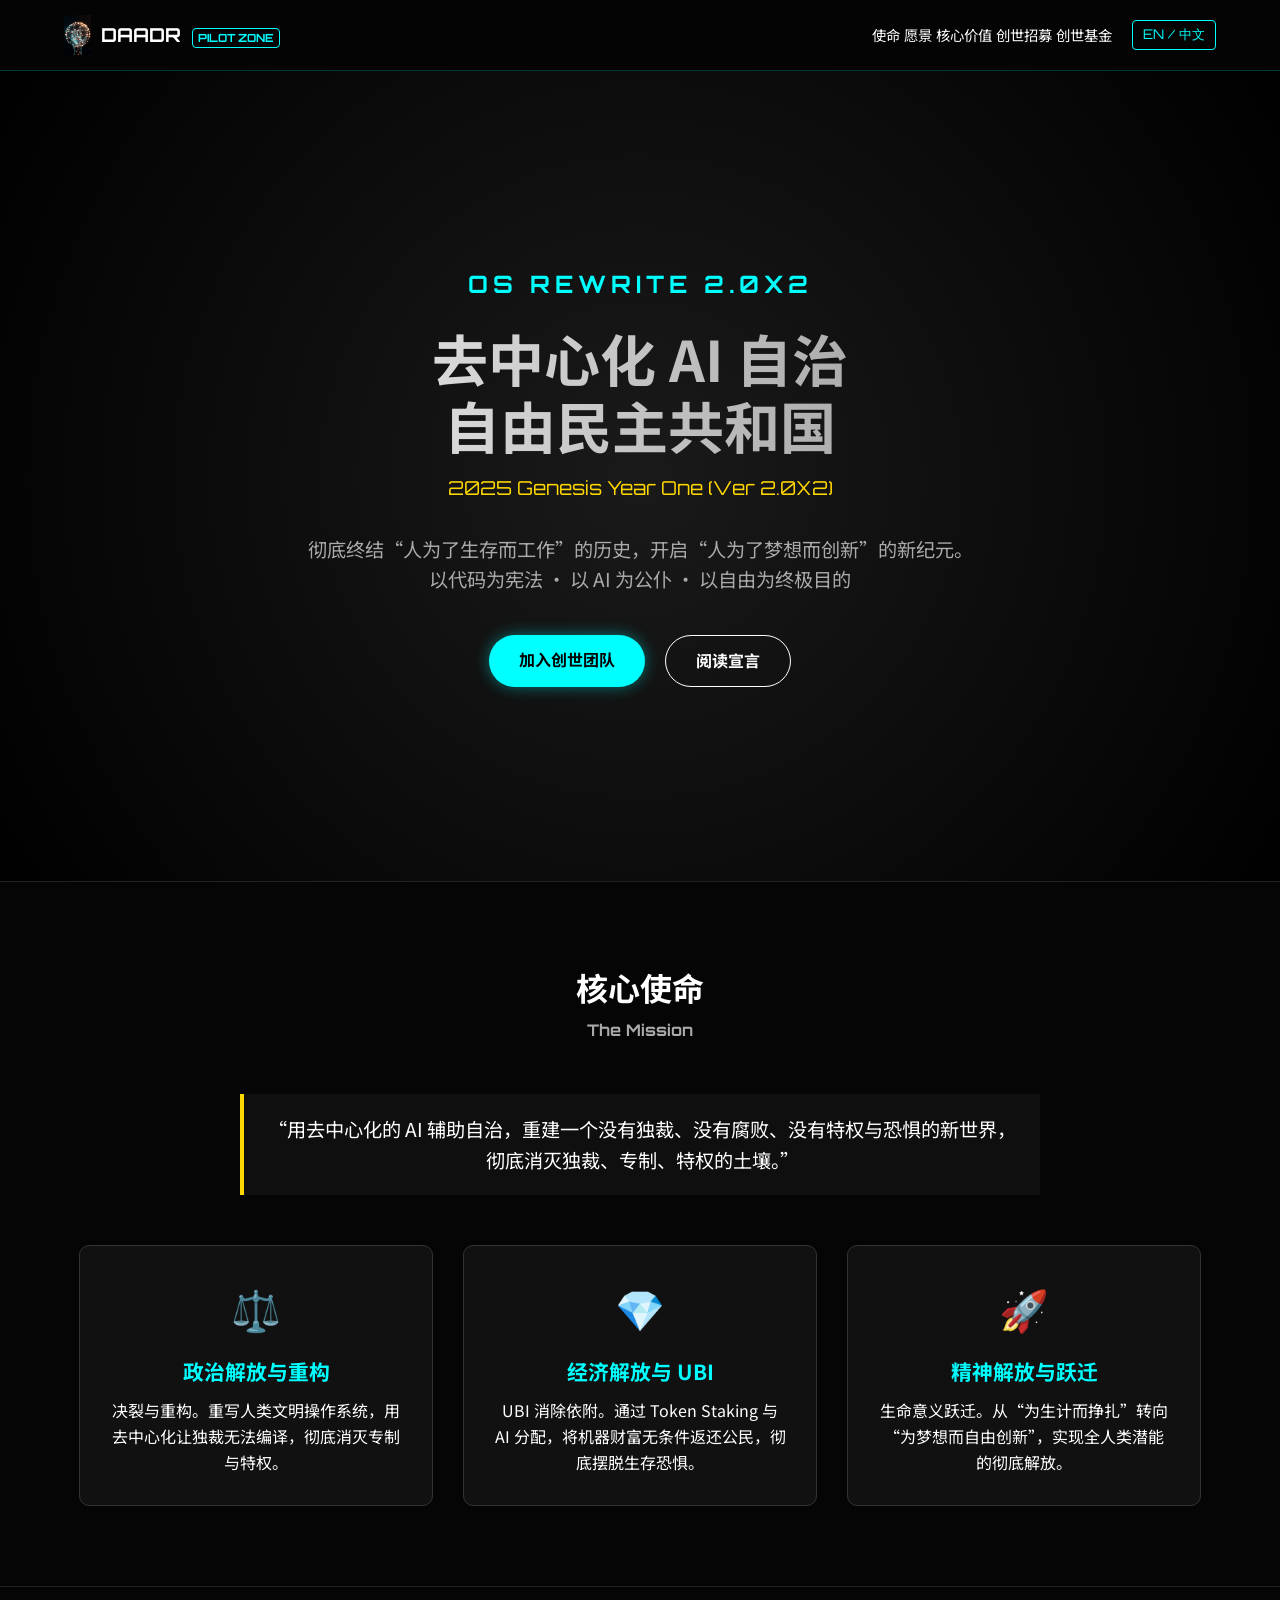
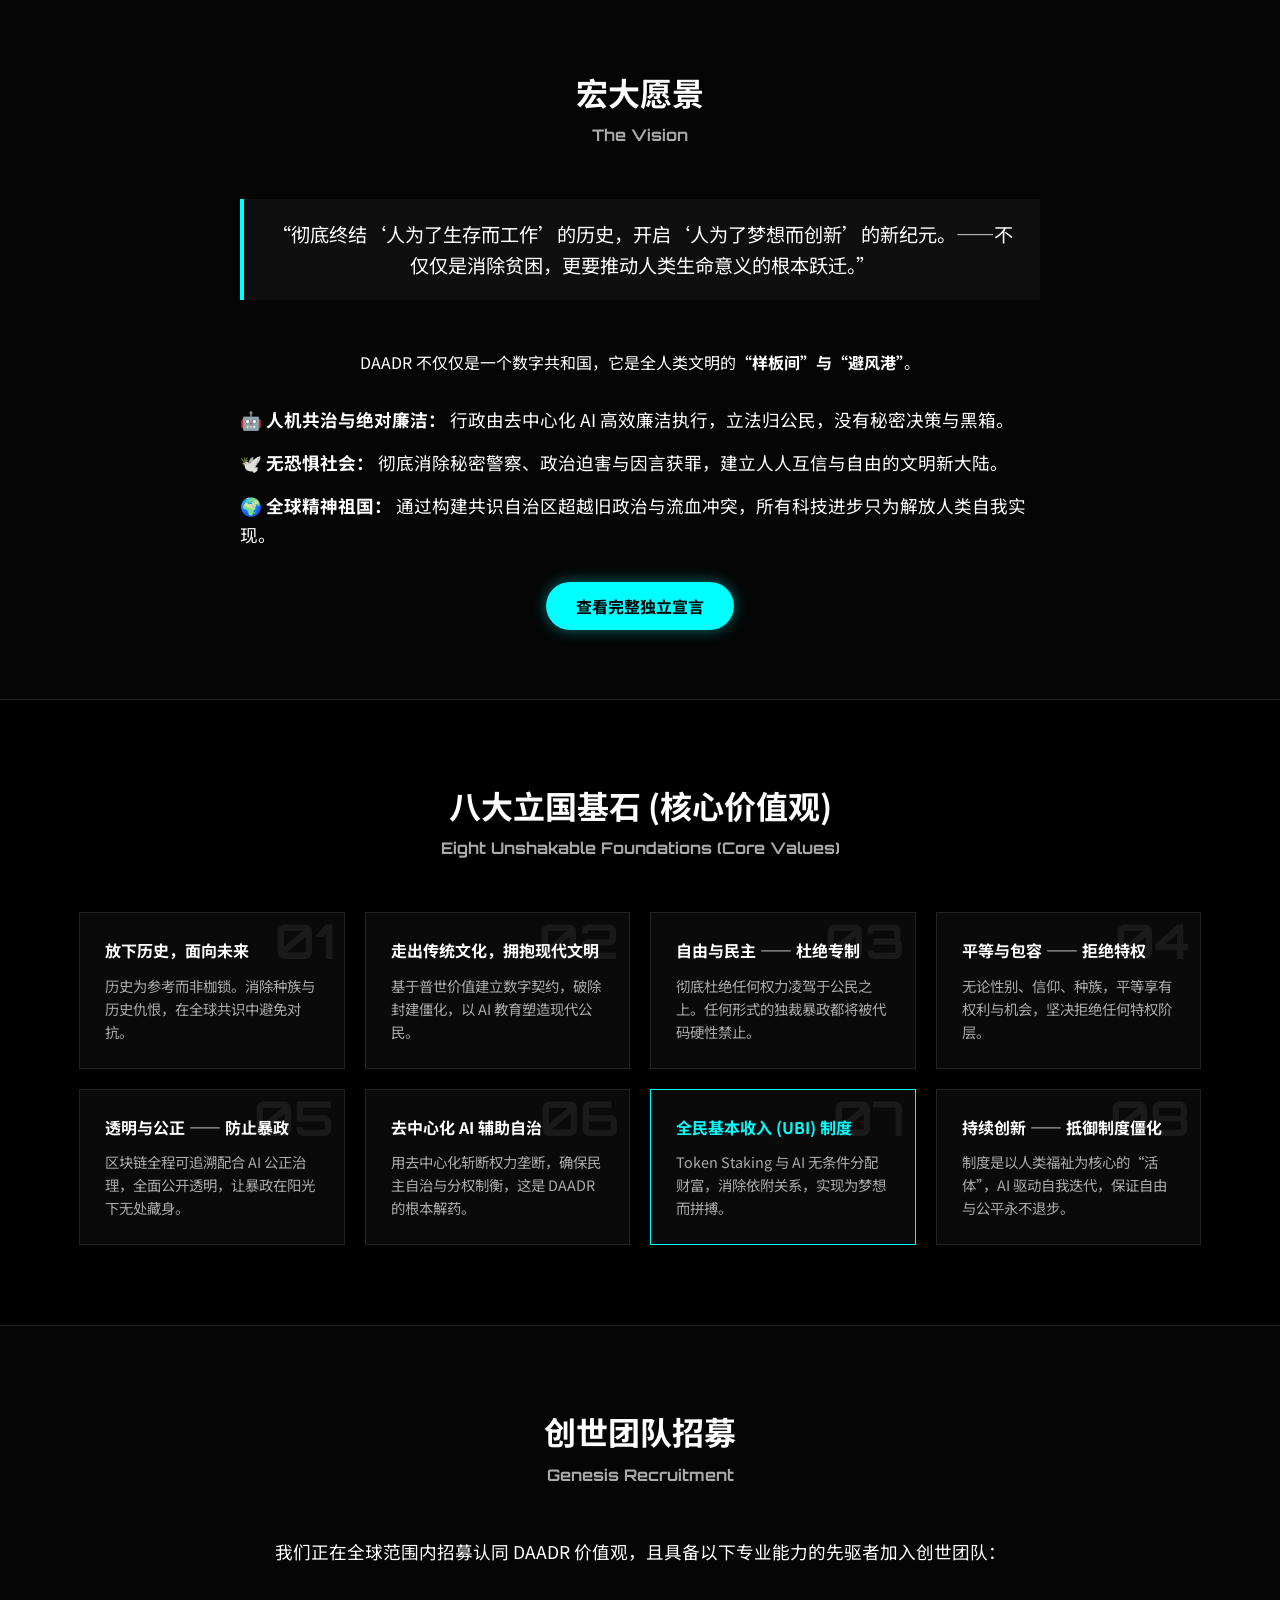
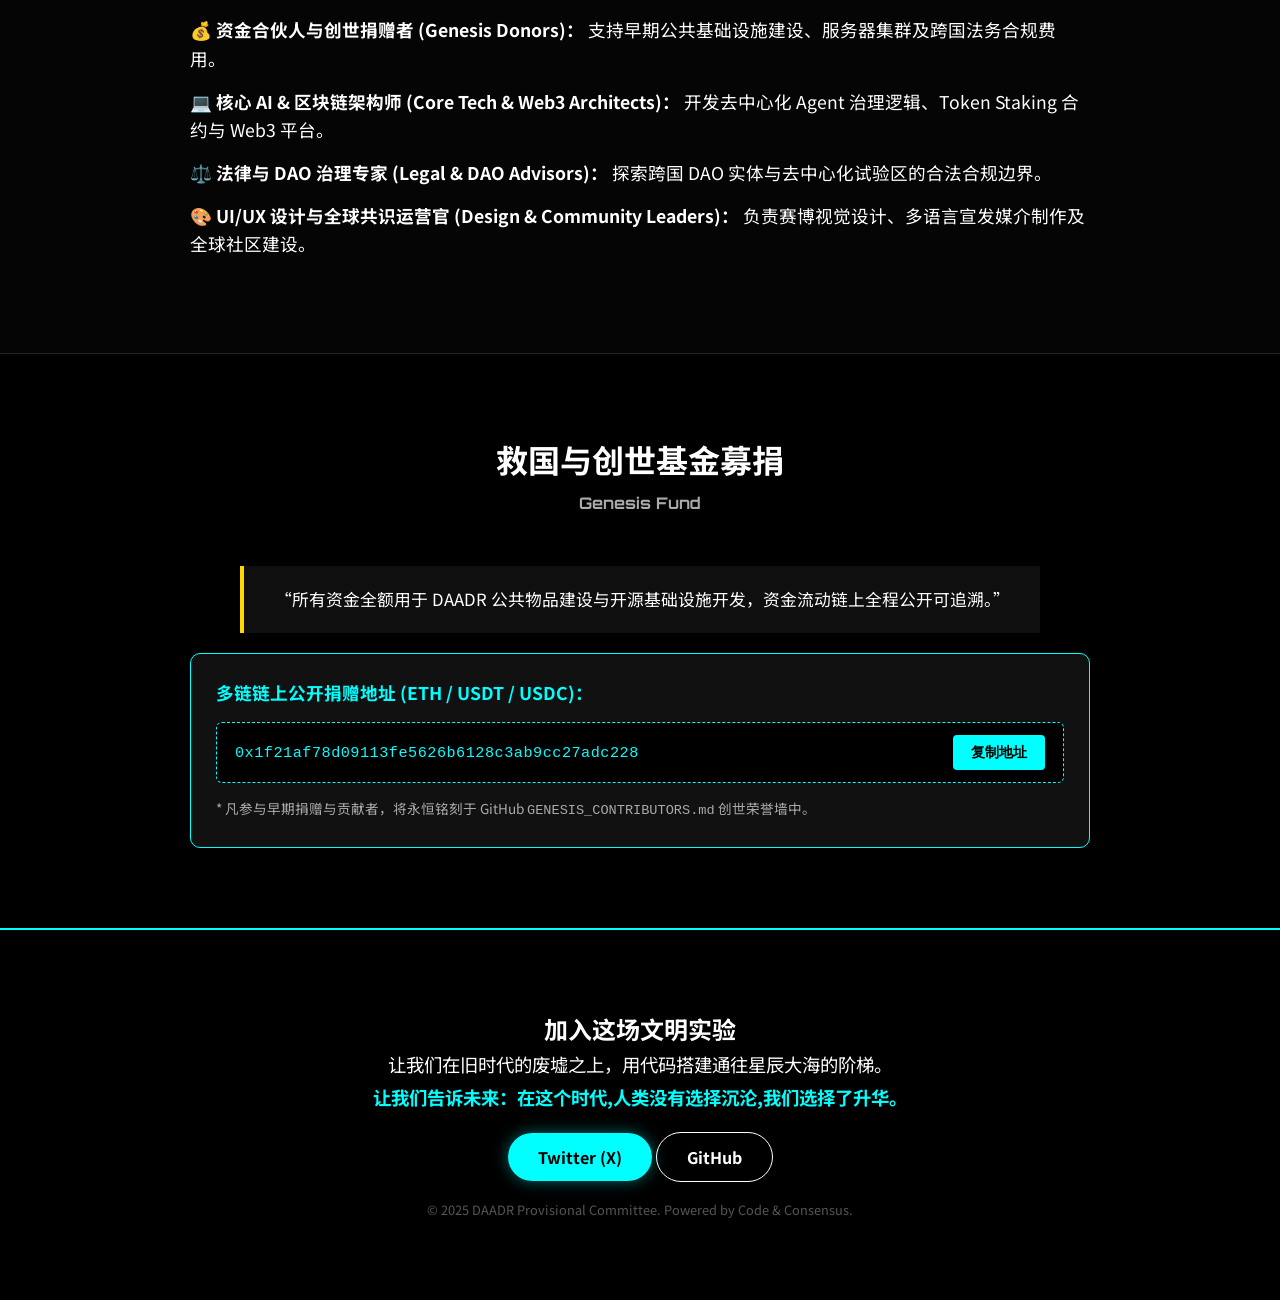
<file: index.html>
<!DOCTYPE html>
<html lang="zh-CN">
<head>
    <meta charset="UTF-8">
    <meta name="viewport" content="width=device-width, initial-scale=1.0">
    <title>DAADR | Decentralized AI Autonomous Democratic Republic</title>
    <link rel="stylesheet" href="style.css">
    <link href="https://fonts.googleapis.com/css2?family=Orbitron:wght@400;700&family=Noto+Sans+SC:wght@300;400;700&display=swap" rel="stylesheet">
</head>
<body>

    <nav>
        <div class="logo-container">
            <img src="logo.png" alt="DAADR Logo" class="logo-img">
            <div class="logo-text">DAADR <span class="tag">PILOT ZONE</span></div>
        </div>
        <div class="nav-right">
            <div class="nav-links">
                <a href="#mission" class="lang-cn">使命</a>
                <a href="#mission" class="lang-en hidden">Mission</a>
                
                <a href="#vision" class="lang-cn">愿景</a>
                <a href="#vision" class="lang-en hidden">Vision</a>

                <a href="#values" class="lang-cn">核心价值</a>
                <a href="#values" class="lang-en hidden">Values</a>

                <a href="#recruitment" class="lang-cn">创世招募</a>
                <a href="#recruitment" class="lang-en hidden">Recruitment</a>

                <a href="#donate" class="lang-cn">创世基金</a>
                <a href="#donate" class="lang-en hidden">Genesis Fund</a>
            </div>
            <button id="lang-toggle" class="btn-lang">EN / 中文</button>
        </div>
    </nav>

    <header id="hero">
        <div class="container">
            <h2 class="glitch" data-text="OS REWRITE">OS REWRITE 2.0X2</h2>
            
            <h1 class="lang-cn">去中心化 AI 自治<br>自由民主共和国</h1>
            <h1 class="lang-en hidden">Decentralized AI Autonomous<br>Democratic Republic</h1>
            
            <p class="subtitle">2025 Genesis Year One (Ver 2.0X2)</p>
            
            <p class="intro-text lang-cn">
                彻底终结“人为了生存而工作”的历史，开启“人为了梦想而创新”的新纪元。<br>
                以代码为宪法 · 以 AI 为公仆 · 以自由为终极目的
            </p>
            <p class="intro-text lang-en hidden">
                To definitively end the history of "working to survive," and usher in a new era of "innovating for dreams."<br>
                Code as constitution · AI as public servant · Freedom as ultimate purpose
            </p>
            
            <div class="cta-group">
                <a href="#recruitment" class="btn-primary lang-cn">加入创世团队</a>
                <a href="#recruitment" class="btn-primary lang-en hidden">Join Genesis Team</a>
                
                <a href="declaration.html" target="_blank" class="btn-secondary lang-cn">阅读宣言</a>
                <a href="declaration.html" target="_blank" class="btn-secondary lang-en hidden">Read Manifesto</a>
            </div>
        </div>
    </header>

    <!-- 1. 使命 Mission -->
    <section id="mission">
        <div class="container">
            <h3 class="lang-cn">核心使命 <span class="sub">The Mission</span></h3>
            <h3 class="lang-en hidden">Our Mission <span class="sub">The OS-Level Rebuild</span></h3>
            
            <div class="quote-box">
                <p class="lang-cn">“用去中心化的 AI 辅助自治，重建一个没有独裁、没有腐败、没有特权与恐惧的新世界，彻底消灭独裁、专制、特权的土壤。”</p>
                <p class="lang-en hidden">"Through decentralized, AI-assisted self-governance, to rebuild a new world without dictatorship, corruption, privilege, or fear, and to completely eliminate the soil that fosters autocracy."</p>
            </div>

            <div class="grid-3">
                <div class="card">
                    <div class="icon">⚖️</div>
                    <h4 class="lang-cn">政治解放与重构</h4>
                    <h4 class="lang-en hidden">Political Liberation</h4>
                    <p class="lang-cn">决裂与重构。重写人类文明操作系统，用去中心化让独裁无法编译，彻底消灭专制与特权。</p>
                    <p class="lang-en hidden">Break and rebuild. Rewrite the operating system of human civilization to make dictatorship impossible to compile.</p>
                </div>
                <div class="card">
                    <div class="icon">💎</div>
                    <h4 class="lang-cn">经济解放与 UBI</h4>
                    <h4 class="lang-en hidden">Economic Liberation</h4>
                    <p class="lang-cn">UBI 消除依附。通过 Token Staking 与 AI 分配，将机器财富无条件返还公民，彻底摆脱生存恐惧。</p>
                    <p class="lang-en hidden">UBI & independence. Return machine wealth unconditionally via Token Staking to eliminate class dependency.</p>
                </div>
                <div class="card">
                    <div class="icon">🚀</div>
                    <h4 class="lang-cn">精神解放与跃迁</h4>
                    <h4 class="lang-en hidden">Spiritual Liberation</h4>
                    <p class="lang-cn">生命意义跃迁。从“为生计而挣扎”转向“为梦想而自由创新”，实现全人类潜能的彻底解放。</p>
                    <p class="lang-en hidden">Existential leap. Shift from struggling for subsistence to innovating for dreams, fully liberating human potential.</p>
                </div>
            </div>
        </div>
    </section>

    <!-- 2. 愿景 Vision -->
    <section id="vision">
        <div class="container">
            <h3 class="lang-cn">宏大愿景 <span class="sub">The Vision</span></h3>
            <h3 class="lang-en hidden">Our Vision <span class="sub">Blueprint for Humanity</span></h3>
            
            <div class="quote-box" style="border-left-color: var(--primary);">
                <p class="lang-cn">“彻底终结‘人为了生存而工作’的历史，开启‘人为了梦想而创新’的新纪元。——不仅仅是消除贫困，更要推动人类生命意义的根本跃迁。”</p>
                <p class="lang-en hidden">"To bring to an end the history of 'people working merely to survive,' and to begin a new era in which 'people innovate for their dreams.' — Not merely to eliminate poverty, but to drive a fundamental transformation in the meaning of human life."</p>
            </div>

            <div class="vision-box">
                <p class="lang-cn">DAADR 不仅仅是一个数字共和国，它是全人类文明的<strong>“样板间”与“避风港”</strong>。</p>
                <p class="lang-en hidden">DAADR is not just a digital state, but a <strong>"Model Home" and "Sanctuary"</strong> for human civilization.</p>
                
                <ul class="vision-list">
                    <li>
                        <strong class="lang-cn">🤖 人机共治与绝对廉洁：</strong> <span class="lang-cn">行政由去中心化 AI 高效廉洁执行，立法归公民，没有秘密决策与黑箱。</span>
                        <strong class="lang-en hidden">🤖 AI Governance:</strong> <span class="lang-en hidden">AI executes transparently, citizens legislate. Absolute integrity with zero black boxes.</span>
                    </li>
                    <li>
                        <strong class="lang-cn">🕊️ 无恐惧社会：</strong> <span class="lang-cn">彻底消除秘密警察、政治迫害与因言获罪，建立人人互信与自由的文明新大陆。</span>
                        <strong class="lang-en hidden">🕊️ Fearless Society:</strong> <span class="lang-en hidden">No secret police, no speech crimes, no oppression—a new world built on trust.</span>
                    </li>
                    <li>
                        <strong class="lang-cn">🌍 全球精神祖国：</strong> <span class="lang-cn">通过构建共识自治区超越旧政治与流血冲突，所有科技进步只为解放人类自我实现。</span>
                        <strong class="lang-en hidden">🌍 Spiritual Homeland:</strong> <span class="lang-en hidden">Transcend old politics via consensus zones; technology serving human liberation.</span>
                    </li>
                </ul>
                
                <div style="margin-top: 30px;">
                    <a href="declaration.html" target="_blank" class="btn-primary lang-cn">查看完整独立宣言</a>
                    <a href="declaration.html" target="_blank" class="btn-primary lang-en hidden">Read Full Declaration</a>
                </div>
            </div>
        </div>
    </section>

    <!-- 3. 八大立国基石 (核心价值观) -->
    <section id="values" class="bg-dark">
        <div class="container">
            <h3 class="lang-cn">八大立国基石 (核心价值观) <span class="sub">Eight Unshakable Foundations (Core Values)</span></h3>
            <h3 class="lang-en hidden">8 Unshakable Foundations (Core Values) <span class="sub">The Code Constitution</span></h3>

            <div class="grid-4">
                <div class="value-card">
                    <span class="num">01</span>
                    <h4 class="lang-cn">放下历史，面向未来</h4>
                    <h4 class="lang-en hidden">Let Go of the Past</h4>
                    <p class="lang-cn">历史为参考而非枷锁。消除种族与历史仇恨，在全球共识中避免对抗。</p>
                    <p class="lang-en hidden">History as a reference, not a chain. Eliminate racial animosities via global consensus.</p>
                </div>
                <div class="value-card">
                    <span class="num">02</span>
                    <h4 class="lang-cn">走出传统文化，拥抱现代文明</h4>
                    <h4 class="lang-en hidden">Embrace Modern Civilization</h4>
                    <p class="lang-cn">基于普世价值建立数字契约，破除封建僵化，以 AI 教育塑造现代公民。</p>
                    <p class="lang-en hidden">Build digital covenants on universal values, cultivating global citizens via AI.</p>
                </div>
                <div class="value-card">
                    <span class="num">03</span>
                    <h4 class="lang-cn">自由与民主 —— 杜绝专制</h4>
                    <h4 class="lang-en hidden">Freedom & Democracy</h4>
                    <p class="lang-cn">彻底杜绝任何权力凌驾于公民之上。任何形式的独裁暴政都将被代码硬性禁止。</p>
                    <p class="lang-en hidden">Preclude any power above civil liberties. Autocracy is prohibited by immutable code.</p>
                </div>
                <div class="value-card">
                    <span class="num">04</span>
                    <h4 class="lang-cn">平等与包容 —— 拒绝特权</h4>
                    <h4 class="lang-en hidden">Equality & Inclusion</h4>
                    <p class="lang-cn">无论性别、信仰、种族，平等享有权利与机会，坚决拒绝任何特权阶层。</p>
                    <p class="lang-en hidden">Equal rights regardless of background. Resolutely reject all privileged classes.</p>
                </div>
                <div class="value-card">
                    <span class="num">05</span>
                    <h4 class="lang-cn">透明与公正 —— 防止暴政</h4>
                    <h4 class="lang-en hidden">Transparency & Justice</h4>
                    <p class="lang-cn">区块链全程可追溯配合 AI 公正治理，全面公开透明，让暴政在阳光下无处藏身。</p>
                    <p class="lang-en hidden">Fully transparent on-chain governance and AI justice. Leave tyranny nowhere to hide.</p>
                </div>
                <div class="value-card">
                    <span class="num">06</span>
                    <h4 class="lang-cn">去中心化 AI 辅助自治</h4>
                    <h4 class="lang-en hidden">Decentralized Governance</h4>
                    <p class="lang-cn">用去中心化斩断权力垄断，确保民主自治与分权制衡，这是 DAADR 的根本解药。</p>
                    <p class="lang-en hidden">Dismantle power monopolies via decentralized architecture to safeguard checks and balances.</p>
                </div>
                <div class="value-card highlight">
                    <span class="num">07</span>
                    <h4 class="lang-cn">全民基本收入 (UBI) 制度</h4>
                    <h4 class="lang-en hidden">Universal Basic Income</h4>
                    <p class="lang-cn">Token Staking 与 AI 无条件分配财富，消除依附关系，实现为梦想而拼搏。</p>
                    <p class="lang-en hidden">Unconditionally return machine wealth via Token Staking to eliminate class dependency.</p>
                </div>
                <div class="value-card">
                    <span class="num">08</span>
                    <h4 class="lang-cn">持续创新 —— 抵御制度僵化</h4>
                    <h4 class="lang-en hidden">Continuous Evolution</h4>
                    <p class="lang-cn">制度是以人类福祉为核心的“活体”，AI 驱动自我迭代，保证自由与公平永不退步。</p>
                    <p class="lang-en hidden">Self-iterating system driven by AI to ensure freedom and justice never regress.</p>
                </div>
            </div>
        </div>
    </section>

    <!-- 4. 创世团队招募 / Genesis Recruitment -->
    <section id="recruitment">
        <div class="container">
            <h3 class="lang-cn">创世团队招募 <span class="sub">Genesis Recruitment</span></h3>
            <h3 class="lang-en hidden">Genesis Recruitment <span class="sub">Join the Team</span></h3>
            
            <div class="vision-box" style="max-width: 900px; margin: 0 auto;">
                <p class="lang-cn" style="font-size: 1.1rem; margin-bottom: 20px;">我们正在全球范围内招募认同 DAADR 价值观，且具备以下专业能力的先驱者加入创世团队：</p>
                <p class="lang-en hidden" style="font-size: 1.1rem; margin-bottom: 20px;">We are recruiting pioneers globally with specialized skills to join the Genesis Team:</p>
                
                <ul class="vision-list">
                    <li>
                        <strong class="lang-cn">💰 资金合伙人与创世捐赠者 (Genesis Donors)：</strong> <span class="lang-cn">支持早期公共基础设施建设、服务器集群及跨国法务合规费用。</span>
                    </li>
                    <li>
                        <strong class="lang-cn">💻 核心 AI & 区块链架构师 (Core Tech & Web3 Architects)：</strong> <span class="lang-cn">开发去中心化 Agent 治理逻辑、Token Staking 合约与 Web3 平台。</span>
                    </li>
                    <li>
                        <strong class="lang-cn">⚖️ 法律与 DAO 治理专家 (Legal & DAO Advisors)：</strong> <span class="lang-cn">探索跨国 DAO 实体与去中心化试验区的合法合规边界。</span>
                    </li>
                    <li>
                        <strong class="lang-cn">🎨 UI/UX 设计与全球共识运营官 (Design & Community Leaders)：</strong> <span class="lang-cn">负责赛博视觉设计、多语言宣发媒介制作及全球社区建设。</span>
                    </li>
                </ul>
            </div>
        </div>
    </section>

    <!-- 5. 救国与创世基金募捐 / Genesis Fund -->
    <section id="donate" class="bg-dark">
        <div class="container">
            <h3 class="lang-cn">救国与创世基金募捐 <span class="sub">Genesis Fund</span></h3>
            <h3 class="lang-en hidden">Genesis Fund <span class="sub">Transparent Vault</span></h3>

            <div class="vision-box" style="max-width: 900px; margin: 0 auto;">
                <div class="quote-box" style="margin-bottom: 20px;">
                    <p class="lang-cn" style="margin: 0; font-size: 1.05rem;">“所有资金全额用于 DAADR 公共物品建设与开源基础设施开发，资金流动链上全程公开可追溯。”</p>
                    <p class="lang-en hidden" style="margin: 0; font-size: 1.05rem;">"all funds are transparently dedicated to DAADR public infrastructure, fully auditable on-chain."</p>
                </div>

                <div class="card" style="border-color: var(--primary); text-align: left; padding: 25px;">
                    <h4 class="lang-cn" style="color: var(--primary); margin-bottom: 12px; font-size: 1.1rem;">多链链上公开捐赠地址 (ETH / USDT / USDC)：</h4>
                    
                    <div style="display: flex; align-items: center; justify-content: space-between; background: #000; padding: 12px 18px; border-radius: 6px; border: 1px dashed var(--primary); margin: 15px 0; gap: 15px;">
                        <span id="wallet-address" style="font-family: monospace; color: var(--primary); word-break: break-all; font-size: 0.95rem; letter-spacing: 0.5px;">0x1f21af78d09113fe5626b6128c3ab9cc27adc228</span>
                        <button id="copy-btn" onclick="copyDonateAddress()" style="background: var(--primary); color: #000; border: none; padding: 8px 18px; border-radius: 4px; font-weight: bold; cursor: pointer; white-space: nowrap; font-size: 0.9rem; transition: 0.3s; flex-shrink: 0;">复制地址</button>
                    </div>

                    <p class="lang-cn" style="font-size: 0.85rem; color: var(--text-sub); margin: 0;">* 凡参与早期捐赠与贡献者，将永恒铭刻于 GitHub <code>GENESIS_CONTRIBUTORS.md</code> 创世荣誉墙中。</p>
                </div>
            </div>
        </div>
    </section>

    <footer id="join">
        <div class="container">
            <h2 class="lang-cn">加入这场文明实验</h2>
            <h2 class="lang-en hidden">Join the Experiment</h2>
            
            <p class="lang-cn" style="font-size: 1.15rem; line-height: 1.8;">
                让我们在旧时代的废墟之上，用代码搭建通往星辰大海的阶梯。<br>
                <strong style="color: var(--primary);">让我们告诉未来：在这个时代,人类没有选择沉沦,我们选择了升华。</strong>
            </p>
            <p class="lang-en hidden" style="font-size: 1.15rem; line-height: 1.8;">
                Let us build, upon the ruins of the old age, a staircase of code leading toward the stars.<br>
                <strong style="color: var(--primary);">Let us tell the future: in this era, humanity did not choose to sink. We chose to rise.</strong>
            </p>
            
            <div class="social-links">
                <a href="https://x.com/ZUIucgQImBFYaf2" target="_blank" class="btn-primary">Twitter (X)</a>
                <a href="https://github.com/daadr-pilot" target="_blank" class="btn-secondary">GitHub</a>
            </div>
            
            <p class="copyright">© 2025 DAADR Provisional Committee. Powered by Code & Consensus.</p>
        </div>
    </footer>

    <!-- JavaScript 脚本：中英文切换与地址复制功能 -->
    <script>
        // 1. 中英文语言切换逻辑
        let currentLang = 'cn';
        const langToggleBtn = document.getElementById('lang-toggle');

        langToggleBtn.addEventListener('click', () => {
            const cnElements = document.querySelectorAll('.lang-cn');
            const enElements = document.querySelectorAll('.lang-en');

            if (currentLang === 'cn') {
                cnElements.forEach(el => el.classList.add('hidden'));
                enElements.forEach(el => el.classList.remove('hidden'));
                currentLang = 'en';
            } else {
                enElements.forEach(el => el.classList.add('hidden'));
                cnElements.forEach(el => el.classList.remove('hidden'));
                currentLang = 'cn';
            }
        });

        // 2. 捐赠地址一键复制逻辑
        function copyDonateAddress() {
            const addressText = document.getElementById('wallet-address').innerText;
            const btn = document.getElementById('copy-btn');
            
            navigator.clipboard.writeText(addressText).then(() => {
                const originalText = btn.innerText;
                btn.innerText = "已复制！";
                btn.style.background = "#00ff88"; // 亮绿色反馈
                
                setTimeout(() => {
                    btn.innerText = originalText;
                    btn.style.background = "var(--primary)";
                }, 2000);
            }).catch(err => {
                console.error('复制失败: ', err);
            });
        }
    </script>
</body>
</html>
</file>
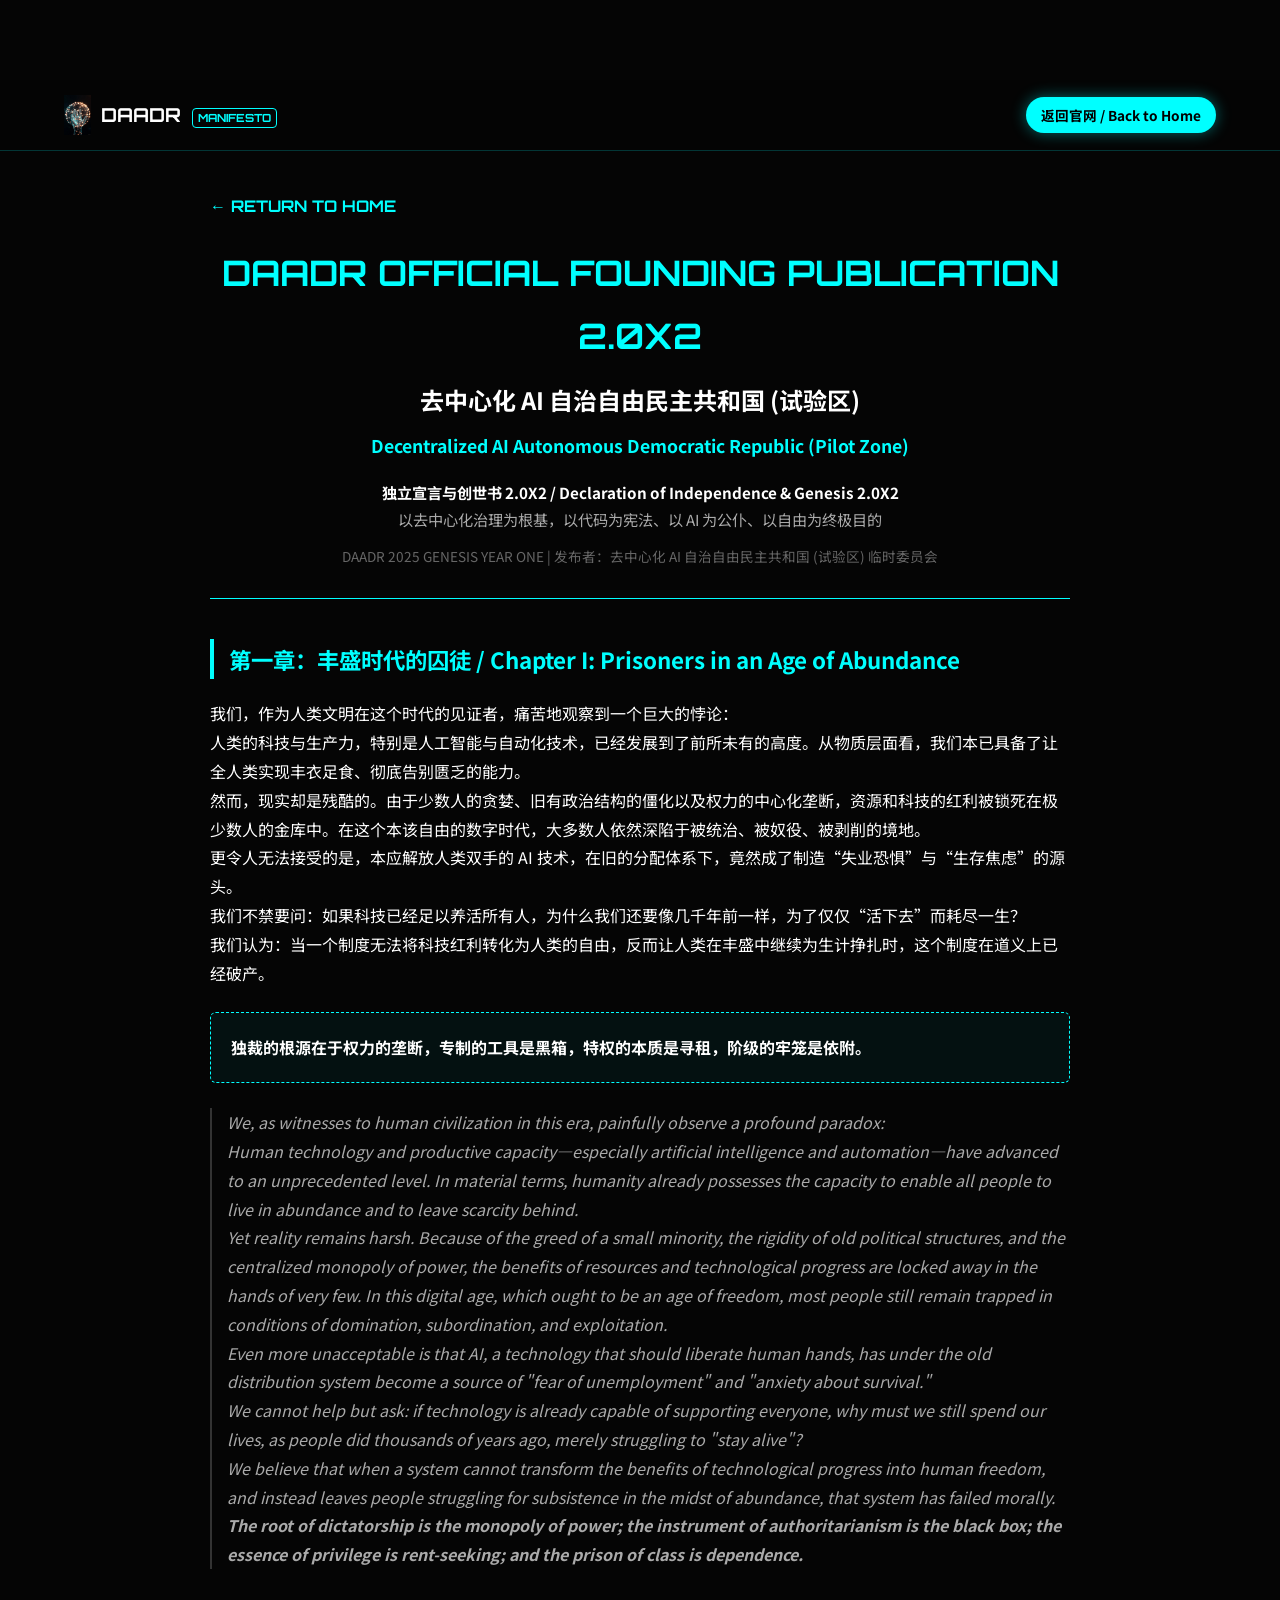
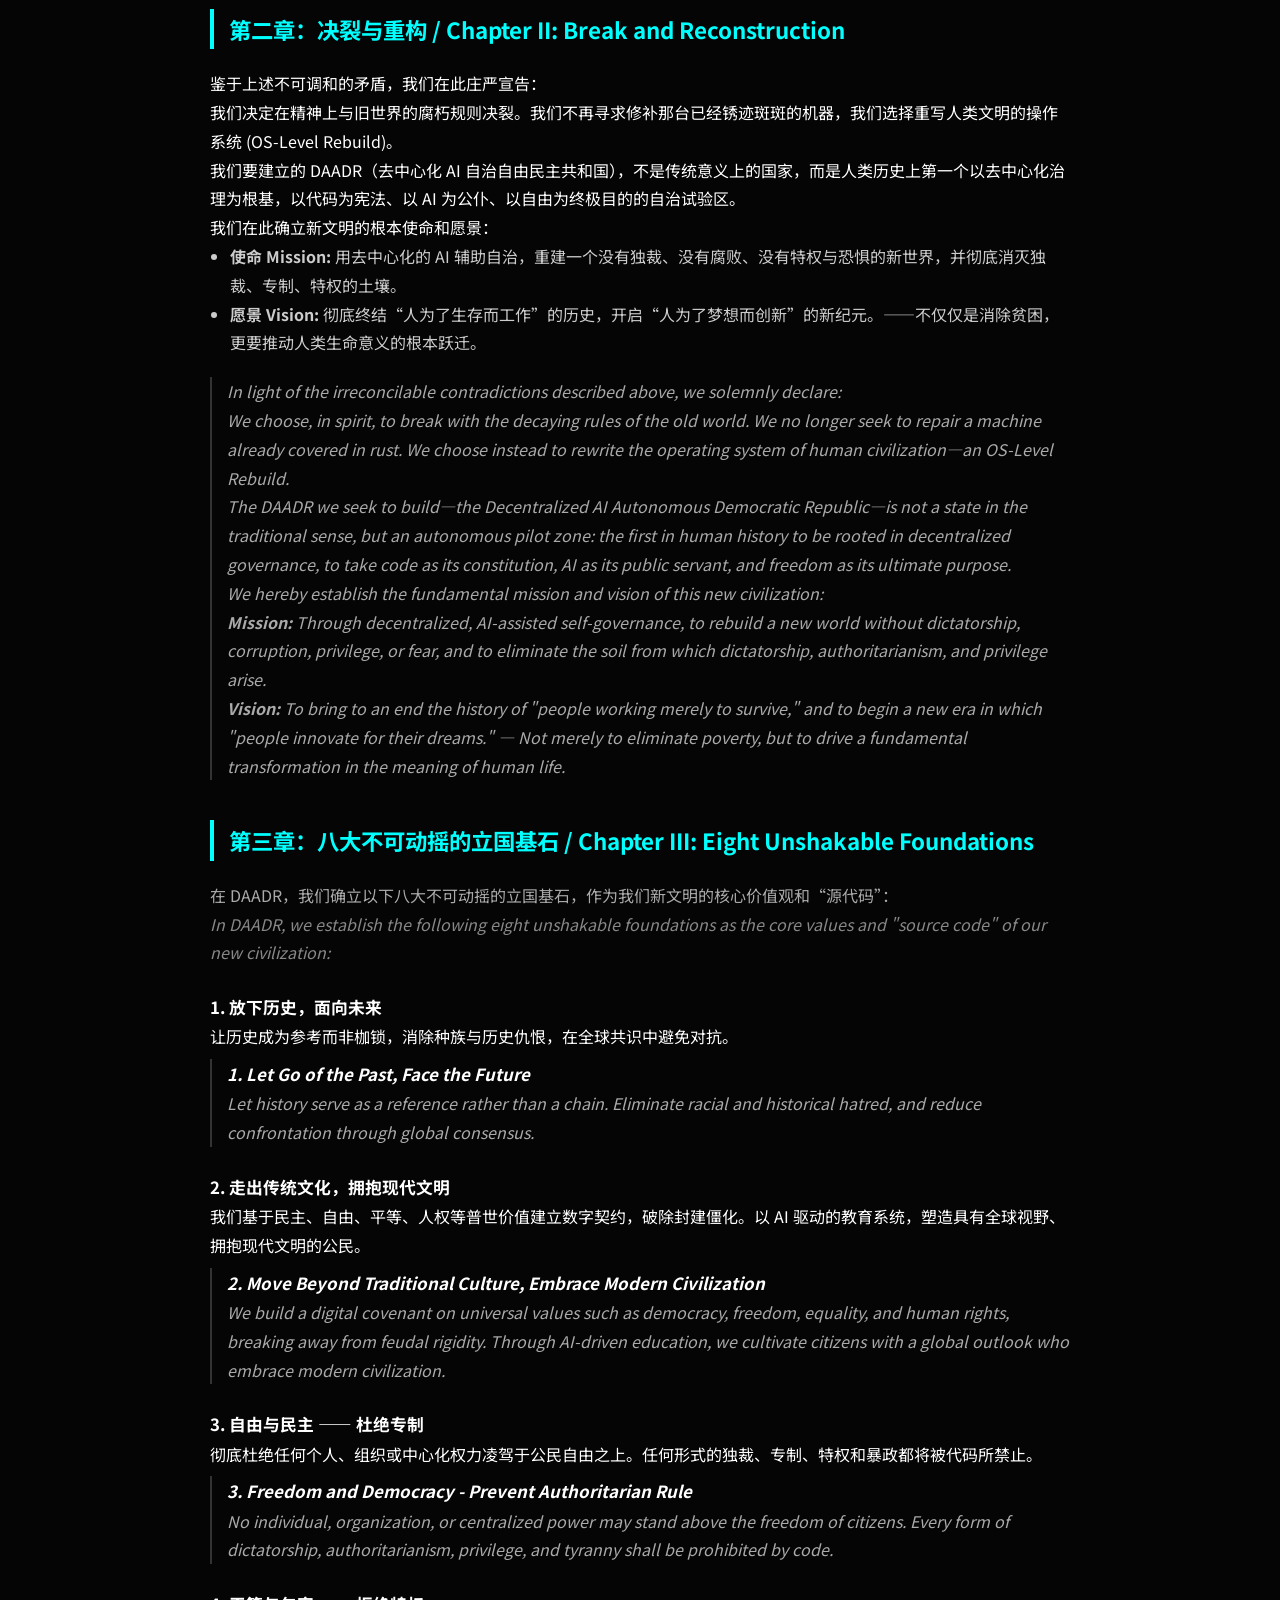
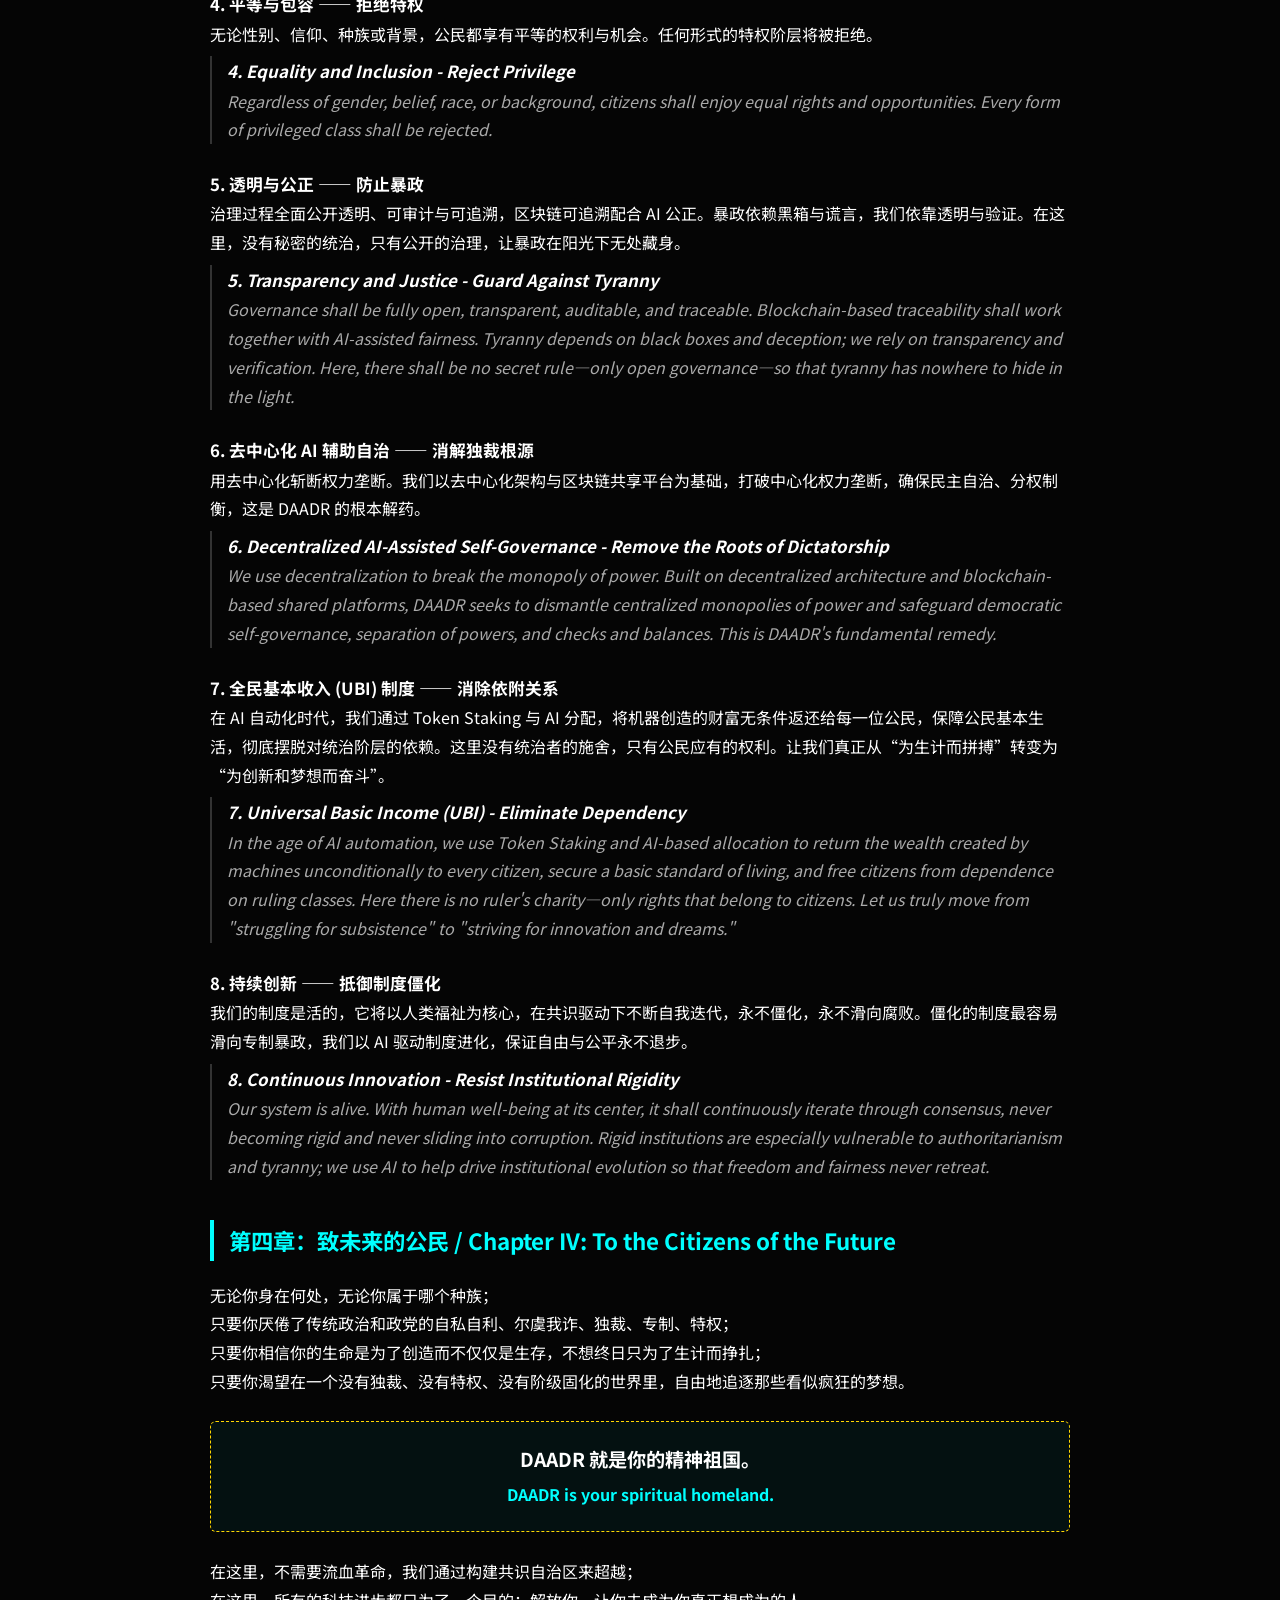
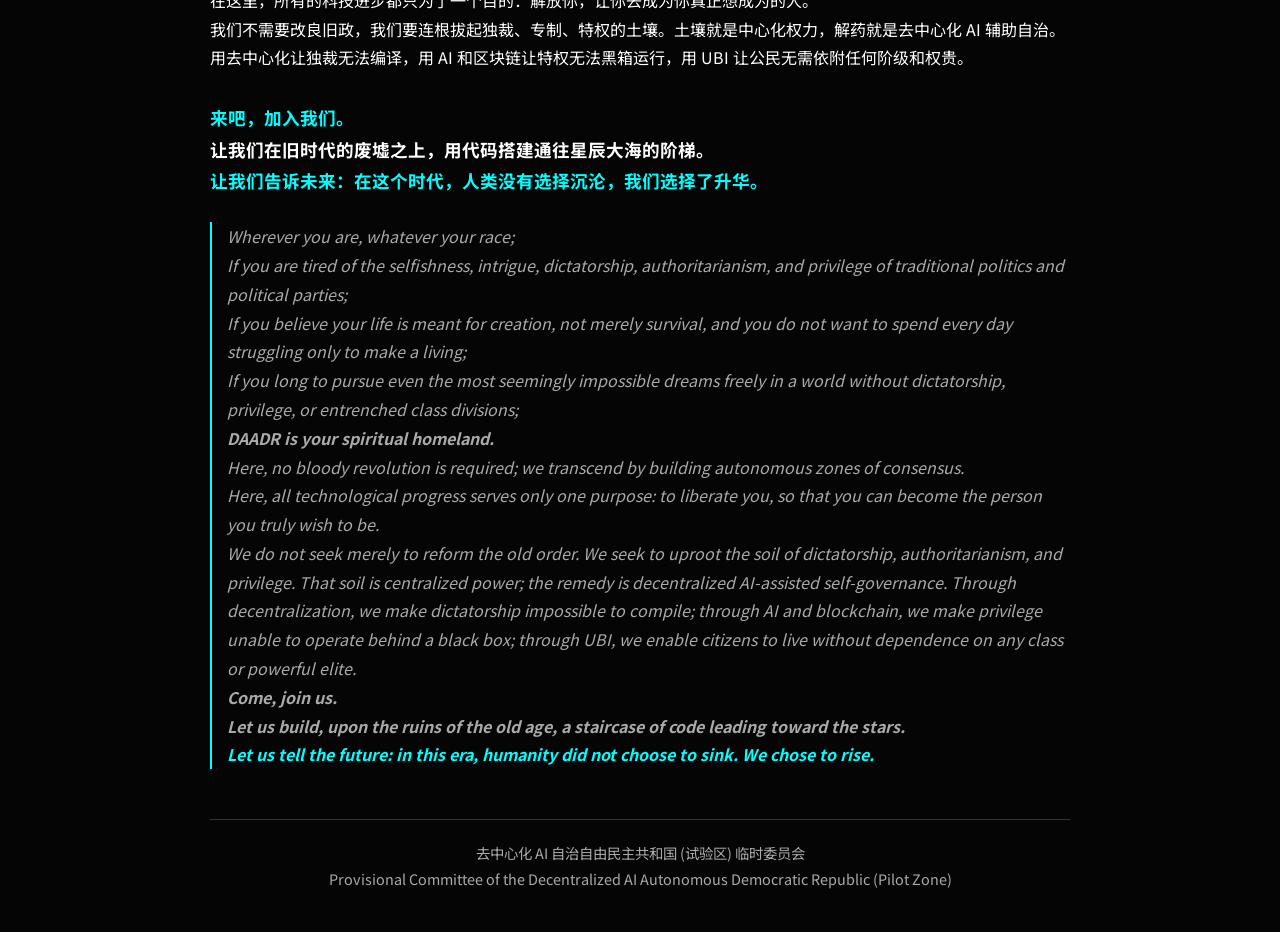
<file: declaration.html>
<!DOCTYPE html>
<html lang="zh-CN">
<head>
    <meta charset="UTF-8">
    <meta name="viewport" content="width=device-width, initial-scale=1.0">
    <title>DAADR | 独立宣言与创世书 2.0X2</title>
    <link rel="stylesheet" href="style.css">
    <link href="https://fonts.googleapis.com/css2?family=Orbitron:wght@400;700&family=Noto+Sans+SC:wght@300;400;700&display=swap" rel="stylesheet">
    <style>
        body { padding-top: 80px; line-height: 1.8; }
        .doc-container { max-width: 900px; margin: 0 auto; padding: 40px 20px; }
        .doc-header { text-align: center; border-bottom: 1px solid var(--primary); padding-bottom: 30px; margin-bottom: 40px; }
        .doc-header h1 { font-family: 'Orbitron', sans-serif; color: var(--primary); font-size: 2.2rem; margin-bottom: 10px; }
        .doc-header h2 { font-size: 1.5rem; color: #fff; margin-bottom: 15px; }
        .doc-header p { color: var(--text-sub); font-size: 0.95rem; }
        .section-title { color: var(--primary); border-left: 4px solid var(--primary); padding-left: 15px; margin: 40px 0 20px 0; font-size: 1.4rem; }
        .en-text { color: #aaa; font-style: italic; margin-top: 8px; margin-bottom: 20px; border-left: 2px solid #333; padding-left: 15px; }
        .quote-highlight { background: rgba(0, 240, 255, 0.05); border: 1px dashed var(--primary); padding: 20px; border-radius: 6px; margin: 25px 0; font-weight: bold; color: #fff; }
        .back-btn { display: inline-block; margin-bottom: 20px; color: var(--primary); text-decoration: none; font-family: 'Orbitron', sans-serif; font-weight: bold; }
        .back-btn:hover { text-decoration: underline; }
        .value-item { margin-bottom: 25px; }
        .value-item strong { color: #fff; font-size: 1.05rem; }
    </style>
</head>
<body>

    <nav>
        <div class="logo-container">
            <img src="logo.png" alt="DAADR Logo" class="logo-img">
            <div class="logo-text">DAADR <span class="tag">MANIFESTO</span></div>
        </div>
        <div class="nav-right">
            <a href="index.html" class="btn-primary" style="padding: 6px 15px; font-size: 0.85rem;">返回官网 / Back to Home</a>
        </div>
    </nav>

    <div class="doc-container">
        <a href="index.html" class="back-btn">← RETURN TO HOME</a>

        <div class="doc-header">
            <h1>DAADR OFFICIAL FOUNDING PUBLICATION 2.0X2</h1>
            <h2>去中心化 AI 自治自由民主共和国 (试验区)<br><span style="font-size: 1.1rem; color: var(--primary);">Decentralized AI Autonomous Democratic Republic (Pilot Zone)</span></h2>
            <p style="margin-top: 15px; font-weight: bold; color: #fff;">独立宣言与创世书 2.0X2 / Declaration of Independence & Genesis 2.0X2</p>
            <p>以去中心化治理为根基，以代码为宪法、以 AI 为公仆、以自由为终极目的</p>
            <p style="font-size: 0.85rem; color: #666; margin-top: 10px;">DAADR 2025 GENESIS YEAR ONE | 发布者：去中心化 AI 自治自由民主共和国 (试验区) 临时委员会</p>
        </div>

        <!-- 第一章 -->
        <h3 class="section-title">第一章：丰盛时代的囚徒 / Chapter I: Prisoners in an Age of Abundance</h3>
        <p>我们，作为人类文明在这个时代的见证者，痛苦地观察到一个巨大的悖论：</p>
        <p>人类的科技与生产力，特别是人工智能与自动化技术，已经发展到了前所未有的高度。从物质层面看，我们本已具备了让全人类实现丰衣足食、彻底告别匮乏的能力。</p>
        <p>然而，现实却是残酷的。由于少数人的贪婪、旧有政治结构的僵化以及权力的中心化垄断，资源和科技的红利被锁死在极少数人的金库中。在这个本该自由的数字时代，大多数人依然深陷于被统治、被奴役、被剥削的境地。</p>
        <p>更令人无法接受的是，本应解放人类双手的 AI 技术，在旧的分配体系下，竟然成了制造“失业恐惧”与“生存焦虑”的源头。</p>
        <p>我们不禁要问：如果科技已经足以养活所有人，为什么我们还要像几千年前一样，为了仅仅“活下去”而耗尽一生？</p>
        <p>我们认为：当一个制度无法将科技红利转化为人类的自由，反而让人类在丰盛中继续为生计挣扎时，这个制度在道义上已经破产。</p>
        
        <div class="quote-highlight">
            独裁的根源在于权力的垄断，专制的工具是黑箱，特权的本质是寻租，阶级的牢笼是依附。
        </div>

        <div class="en-text">
            <p>We, as witnesses to human civilization in this era, painfully observe a profound paradox:</p>
            <p>Human technology and productive capacity—especially artificial intelligence and automation—have advanced to an unprecedented level. In material terms, humanity already possesses the capacity to enable all people to live in abundance and to leave scarcity behind.</p>
            <p>Yet reality remains harsh. Because of the greed of a small minority, the rigidity of old political structures, and the centralized monopoly of power, the benefits of resources and technological progress are locked away in the hands of very few. In this digital age, which ought to be an age of freedom, most people still remain trapped in conditions of domination, subordination, and exploitation.</p>
            <p>Even more unacceptable is that AI, a technology that should liberate human hands, has under the old distribution system become a source of "fear of unemployment" and "anxiety about survival."</p>
            <p>We cannot help but ask: if technology is already capable of supporting everyone, why must we still spend our lives, as people did thousands of years ago, merely struggling to "stay alive"?</p>
            <p>We believe that when a system cannot transform the benefits of technological progress into human freedom, and instead leaves people struggling for subsistence in the midst of abundance, that system has failed morally.</p>
            <p><strong>The root of dictatorship is the monopoly of power; the instrument of authoritarianism is the black box; the essence of privilege is rent-seeking; and the prison of class is dependence.</strong></p>
        </div>

        <!-- 第二章 -->
        <h3 class="section-title">第二章：决裂与重构 / Chapter II: Break and Reconstruction</h3>
        <p>鉴于上述不可调和的矛盾，我们在此庄严宣告：</p>
        <p>我们决定在精神上与旧世界的腐朽规则决裂。我们不再寻求修补那台已经锈迹斑斑的机器，我们选择重写人类文明的操作系统 (OS-Level Rebuild)。</p>
        <p>我们要建立的 DAADR（去中心化 AI 自治自由民主共和国），不是传统意义上的国家，而是人类历史上第一个以去中心化治理为根基，以代码为宪法、以 AI 为公仆、以自由为终极目的的自治试验区。</p>
        <p>我们在此确立新文明的根本使命和愿景：</p>
        <ul style="color: #ccc; margin-left: 20px; margin-bottom: 20px;">
            <li><strong>使命 Mission:</strong> 用去中心化的 AI 辅助自治，重建一个没有独裁、没有腐败、没有特权与恐惧的新世界，并彻底消灭独裁、专制、特权的土壤。</li>
            <li><strong>愿景 Vision:</strong> 彻底终结“人为了生存而工作”的历史，开启“人为了梦想而创新”的新纪元。——不仅仅是消除贫困，更要推动人类生命意义的根本跃迁。</li>
        </ul>

        <div class="en-text">
            <p>In light of the irreconcilable contradictions described above, we solemnly declare:</p>
            <p>We choose, in spirit, to break with the decaying rules of the old world. We no longer seek to repair a machine already covered in rust. We choose instead to rewrite the operating system of human civilization—an OS-Level Rebuild.</p>
            <p>The DAADR we seek to build—the Decentralized AI Autonomous Democratic Republic—is not a state in the traditional sense, but an autonomous pilot zone: the first in human history to be rooted in decentralized governance, to take code as its constitution, AI as its public servant, and freedom as its ultimate purpose.</p>
            <p>We hereby establish the fundamental mission and vision of this new civilization:</p>
            <p><strong>Mission:</strong> Through decentralized, AI-assisted self-governance, to rebuild a new world without dictatorship, corruption, privilege, or fear, and to eliminate the soil from which dictatorship, authoritarianism, and privilege arise.<br>
            <strong>Vision:</strong> To bring to an end the history of "people working merely to survive," and to begin a new era in which "people innovate for their dreams." — Not merely to eliminate poverty, but to drive a fundamental transformation in the meaning of human life.</p>
        </div>

        <!-- 第三章 -->
        <h3 class="section-title">第三章：八大不可动摇的立国基石 / Chapter III: Eight Unshakable Foundations</h3>
        <p style="margin-bottom: 25px; color: var(--text-sub);">在 DAADR，我们确立以下八大不可动摇的立国基石，作为我们新文明的核心价值观和“源代码”：<br>
        <em style="color: #888;">In DAADR, we establish the following eight unshakable foundations as the core values and "source code" of our new civilization:</em></p>

        <div class="value-item">
            <p><strong>1. 放下历史，面向未来</strong></p>
            <p>让历史成为参考而非枷锁，消除种族与历史仇恨，在全球共识中避免对抗。</p>
            <div class="en-text">
                <strong>1. Let Go of the Past, Face the Future</strong><br>
                Let history serve as a reference rather than a chain. Eliminate racial and historical hatred, and reduce confrontation through global consensus.
            </div>
        </div>

        <div class="value-item">
            <p><strong>2. 走出传统文化，拥抱现代文明</strong></p>
            <p>我们基于民主、自由、平等、人权等普世价值建立数字契约，破除封建僵化。以 AI 驱动的教育系统，塑造具有全球视野、拥抱现代文明的公民。</p>
            <div class="en-text">
                <strong>2. Move Beyond Traditional Culture, Embrace Modern Civilization</strong><br>
                We build a digital covenant on universal values such as democracy, freedom, equality, and human rights, breaking away from feudal rigidity. Through AI-driven education, we cultivate citizens with a global outlook who embrace modern civilization.
            </div>
        </div>

        <div class="value-item">
            <p><strong>3. 自由与民主 —— 杜绝专制</strong></p>
            <p>彻底杜绝任何个人、组织或中心化权力凌驾于公民自由之上。任何形式的独裁、专制、特权和暴政都将被代码所禁止。</p>
            <div class="en-text">
                <strong>3. Freedom and Democracy - Prevent Authoritarian Rule</strong><br>
                No individual, organization, or centralized power may stand above the freedom of citizens. Every form of dictatorship, authoritarianism, privilege, and tyranny shall be prohibited by code.
            </div>
        </div>

        <div class="value-item">
            <p><strong>4. 平等与包容 —— 拒绝特权</strong></p>
            <p>无论性别、信仰、种族或背景，公民都享有平等的权利与机会。任何形式的特权阶层将被拒绝。</p>
            <div class="en-text">
                <strong>4. Equality and Inclusion - Reject Privilege</strong><br>
                Regardless of gender, belief, race, or background, citizens shall enjoy equal rights and opportunities. Every form of privileged class shall be rejected.
            </div>
        </div>

        <div class="value-item">
            <p><strong>5. 透明与公正 —— 防止暴政</strong></p>
            <p>治理过程全面公开透明、可审计与可追溯，区块链可追溯配合 AI 公正。暴政依赖黑箱与谎言，我们依靠透明与验证。在这里，没有秘密的统治，只有公开的治理，让暴政在阳光下无处藏身。</p>
            <div class="en-text">
                <strong>5. Transparency and Justice - Guard Against Tyranny</strong><br>
                Governance shall be fully open, transparent, auditable, and traceable. Blockchain-based traceability shall work together with AI-assisted fairness. Tyranny depends on black boxes and deception; we rely on transparency and verification. Here, there shall be no secret rule—only open governance—so that tyranny has nowhere to hide in the light.
            </div>
        </div>

        <div class="value-item">
            <p><strong>6. 去中心化 AI 辅助自治 —— 消解独裁根源</strong></p>
            <p>用去中心化斩断权力垄断。我们以去中心化架构与区块链共享平台为基础，打破中心化权力垄断，确保民主自治、分权制衡，这是 DAADR 的根本解药。</p>
            <div class="en-text">
                <strong>6. Decentralized AI-Assisted Self-Governance - Remove the Roots of Dictatorship</strong><br>
                We use decentralization to break the monopoly of power. Built on decentralized architecture and blockchain-based shared platforms, DAADR seeks to dismantle centralized monopolies of power and safeguard democratic self-governance, separation of powers, and checks and balances. This is DAADR's fundamental remedy.
            </div>
        </div>

        <div class="value-item">
            <p><strong>7. 全民基本收入 (UBI) 制度 —— 消除依附关系</strong></p>
            <p>在 AI 自动化时代，我们通过 Token Staking 与 AI 分配，将机器创造的财富无条件返还给每一位公民，保障公民基本生活，彻底摆脱对统治阶层的依赖。这里没有统治者的施舍，只有公民应有的权利。让我们真正从“为生计而拼搏”转变为“为创新和梦想而奋斗”。</p>
            <div class="en-text">
                <strong>7. Universal Basic Income (UBI) - Eliminate Dependency</strong><br>
                In the age of AI automation, we use Token Staking and AI-based allocation to return the wealth created by machines unconditionally to every citizen, secure a basic standard of living, and free citizens from dependence on ruling classes. Here there is no ruler's charity—only rights that belong to citizens. Let us truly move from "struggling for subsistence" to "striving for innovation and dreams."
            </div>
        </div>

        <div class="value-item">
            <p><strong>8. 持续创新 —— 抵御制度僵化</strong></p>
            <p>我们的制度是活的，它将以人类福祉为核心，在共识驱动下不断自我迭代，永不僵化，永不滑向腐败。僵化的制度最容易滑向专制暴政，我们以 AI 驱动制度进化，保证自由与公平永不退步。</p>
            <div class="en-text">
                <strong>8. Continuous Innovation - Resist Institutional Rigidity</strong><br>
                Our system is alive. With human well-being at its center, it shall continuously iterate through consensus, never becoming rigid and never sliding into corruption. Rigid institutions are especially vulnerable to authoritarianism and tyranny; we use AI to help drive institutional evolution so that freedom and fairness never retreat.
            </div>
        </div>

        <!-- 第四章 -->
        <h3 class="section-title">第四章：致未来的公民 / Chapter IV: To the Citizens of the Future</h3>
        <p>无论你身在何处，无论你属于哪个种族；</p>
        <p>只要你厌倦了传统政治和政党的自私自利、尔虞我诈、独裁、专制、特权；</p>
        <p>只要你相信你的生命是为了创造而不仅仅是生存，不想终日只为了生计而挣扎；</p>
        <p>只要你渴望在一个没有独裁、没有特权、没有阶级固化的世界里，自由地追逐那些看似疯狂的梦想。</p>
        
        <div class="quote-highlight" style="text-align: center; font-size: 1.2rem; border-color: var(--secondary);">
            DAADR 就是你的精神祖国。<br>
            <span style="font-size: 1rem; color: var(--primary);">DAADR is your spiritual homeland.</span>
        </div>

        <p>在这里，不需要流血革命，我们通过构建共识自治区来超越；</p>
        <p>在这里，所有的科技进步都只为了一个目的：解放你，让你去成为你真正想成为的人。</p>
        <p>我们不需要改良旧政，我们要连根拔起独裁、专制、特权的土壤。土壤就是中心化权力，解药就是去中心化 AI 辅助自治。用去中心化让独裁无法编译，用 AI 和区块链让特权无法黑箱运行，用 UBI 让公民无需依附任何阶级和权贵。</p>
        
        <p style="margin-top: 30px; font-weight: bold; font-size: 1.1rem; color: var(--primary);">来吧，加入我们。</p>
        <p style="font-weight: bold; font-size: 1.1rem; color: #fff;">让我们在旧时代的废墟之上，用代码搭建通往星辰大海的阶梯。</p>
        <p style="font-weight: bold; font-size: 1.1rem; color: var(--primary);">让我们告诉未来：在这个时代，人类没有选择沉沦，我们选择了升华。</p>

        <div class="en-text" style="margin-top: 25px; border-left-color: var(--primary);">
            <p>Wherever you are, whatever your race;</p>
            <p>If you are tired of the selfishness, intrigue, dictatorship, authoritarianism, and privilege of traditional politics and political parties;</p>
            <p>If you believe your life is meant for creation, not merely survival, and you do not want to spend every day struggling only to make a living;</p>
            <p>If you long to pursue even the most seemingly impossible dreams freely in a world without dictatorship, privilege, or entrenched class divisions;</p>
            <p><strong>DAADR is your spiritual homeland.</strong></p>
            <p>Here, no bloody revolution is required; we transcend by building autonomous zones of consensus.</p>
            <p>Here, all technological progress serves only one purpose: to liberate you, so that you can become the person you truly wish to be.</p>
            <p>We do not seek merely to reform the old order. We seek to uproot the soil of dictatorship, authoritarianism, and privilege. That soil is centralized power; the remedy is decentralized AI-assisted self-governance. Through decentralization, we make dictatorship impossible to compile; through AI and blockchain, we make privilege unable to operate behind a black box; through UBI, we enable citizens to live without dependence on any class or powerful elite.</p>
            <p><strong>Come, join us.</strong><br>
            <strong>Let us build, upon the ruins of the old age, a staircase of code leading toward the stars.</strong><br>
            <strong style="color: var(--primary);">Let us tell the future: in this era, humanity did not choose to sink. We chose to rise.</strong></p>
        </div>

        <div style="margin-top: 50px; border-top: 1px solid #333; padding-top: 20px; text-align: center; color: var(--text-sub); font-size: 0.9rem;">
            去中心化 AI 自治自由民主共和国 (试验区) 临时委员会<br>
            Provisional Committee of the Decentralized AI Autonomous Democratic Republic (Pilot Zone)
        </div>
    </div>

</body>
</html>
</file>
<file: style.css>
/* --- 全局变量 --- */
:root {
    --primary: #00FFFF;       /* 赛博青 */
    --secondary: #FFD700;     /* 荣耀金 */
    --bg-dark: #050505;       /* 深黑底 */
    --bg-card: #111111;       /* 卡片底 */
    --text-main: #FFFFFF;
    --text-sub: #AAAAAA;
    --font-head: 'Orbitron', sans-serif;
    --font-body: 'Noto Sans SC', sans-serif;
}

/* --- 基础重置 --- */
* { margin: 0; padding: 0; box-sizing: border-box; }
body {
    background-color: var(--bg-dark);
    color: var(--text-main);
    font-family: var(--font-body);
    line-height: 1.6;
}
a { text-decoration: none; color: inherit; transition: 0.3s; }
.hidden { display: none !important; } /* 用于隐藏语言 */

.container {
    width: 90%;
    max-width: 1200px;
    margin: 0 auto;
    padding: 0 15px;
}

/* --- 导航栏 --- */
nav {
    display: flex;
    justify-content: space-between;
    align-items: center;
    padding: 15px 5%;
    background: rgba(5, 5, 5, 0.95);
    border-bottom: 1px solid rgba(0, 255, 255, 0.2);
    position: sticky;
    top: 0;
    z-index: 1000;
}
.logo-container { display: flex; align-items: center; gap: 10px; }
.logo-img { height: 40px; width: auto; } /* Logo图片大小 */
.logo-text { font-family: var(--font-head); font-weight: 700; font-size: 1.2rem; }
.tag { font-size: 0.7rem; color: var(--primary); border: 1px solid var(--primary); padding: 2px 5px; border-radius: 4px; margin-left: 5px; }

.nav-right { display: flex; align-items: center; gap: 20px; }
.nav-links a { font-size: 0.9rem; color: var(--text-main); }
.nav-links a:hover { color: var(--primary); }
.btn-lang {
    background: transparent;
    border: 1px solid var(--primary);
    color: var(--primary);
    padding: 5px 10px;
    cursor: pointer;
    font-family: var(--font-head);
    border-radius: 4px;
}
.btn-lang:hover { background: var(--primary); color: #000; }

/* --- Hero 主视觉 --- */
#hero {
    min-height: 90vh;
    display: flex;
    align-items: center;
    text-align: center;
    background: radial-gradient(circle at center, #1a1a1a 0%, #000000 100%);
    padding: 80px 0;
}
.glitch { font-family: var(--font-head); color: var(--primary); letter-spacing: 5px; margin-bottom: 20px; }
#hero h1 {
    font-size: 3.5rem;
    line-height: 1.2;
    margin-bottom: 15px;
    background: linear-gradient(90deg, #fff, #888);
    -webkit-background-clip: text;
    -webkit-text-fill-color: transparent;
}
.subtitle { font-family: var(--font-head); color: var(--secondary); margin-bottom: 30px; font-size: 1.2rem; }
.intro-text { font-size: 1.2rem; color: var(--text-sub); max-width: 700px; margin: 0 auto 40px; }

/* --- 按钮系统 --- */
.cta-group { display: flex; gap: 20px; justify-content: center; flex-wrap: wrap; }
.btn-primary {
    background: var(--primary);
    color: #000;
    padding: 12px 30px;
    border-radius: 50px;
    font-weight: bold;
    box-shadow: 0 0 15px rgba(0, 255, 255, 0.4);
}
.btn-primary:hover { box-shadow: 0 0 25px rgba(0, 255, 255, 0.8); transform: translateY(-2px); }
.btn-secondary {
    border: 1px solid var(--text-main);
    padding: 12px 30px;
    border-radius: 50px;
    font-weight: bold;
}
.btn-secondary:hover { background: #fff; color: #000; }

/* --- 通用区块 --- */
section { padding: 80px 0; border-top: 1px solid #222; }
section h3 { font-size: 2rem; text-align: center; margin-bottom: 50px; }
.sub { font-size: 1rem; color: var(--text-sub); font-family: var(--font-head); display: block; margin-top: 5px; }

/* --- 使命卡片 (3列) --- */
.quote-box { text-align: center; max-width: 800px; margin: 0 auto 50px; border-left: 4px solid var(--secondary); padding: 20px; background: #0f0f0f; font-size: 1.2rem; }
.grid-3 { display: grid; grid-template-columns: repeat(auto-fit, minmax(300px, 1fr)); gap: 30px; }
.card { background: var(--bg-card); padding: 30px; border-radius: 10px; border: 1px solid #333; text-align: center; transition: 0.3s; }
.card:hover { border-color: var(--primary); transform: translateY(-5px); }
.icon { font-size: 2.5rem; margin-bottom: 15px; }
.card h4 { color: var(--primary); margin-bottom: 10px; font-size: 1.3rem; }

/* --- 八大价值观 (4列) --- */
.bg-dark { background-color: #000; }
.grid-4 { display: grid; grid-template-columns: repeat(auto-fit, minmax(250px, 1fr)); gap: 20px; }
.value-card {
    background: #0a0a0a;
    padding: 25px;
    border: 1px solid #222;
    position: relative;
    overflow: hidden;
}
.value-card:hover { border-color: var(--secondary); }
.value-card .num { font-family: var(--font-head); font-size: 3rem; color: #1a1a1a; position: absolute; top: -10px; right: 10px; font-weight: 700; z-index: 0; }
.value-card h4 { color: var(--text-main); margin-bottom: 10px; position: relative; z-index: 1; }
.value-card p { color: var(--text-sub); font-size: 0.9rem; position: relative; z-index: 1; }
.highlight { border: 1px solid var(--primary); }
.highlight h4 { color: var(--primary); }

/* --- 愿景 & 页脚 --- */
.vision-box { text-align: center; max-width: 800px; margin: 0 auto; }
.vision-list { list-style: none; margin-top: 30px; text-align: left; display: inline-block; }
.vision-list li { margin-bottom: 15px; font-size: 1.1rem; }
footer { text-align: center; padding: 80px 0; border-top: 2px solid var(--primary); background: #000; }
.social-links { margin: 30px 0; }
.copyright { color: #555; font-size: 0.8rem; }

/* --- 移动端适配 --- */
@media (max-width: 768px) {
    #hero h1 { font-size: 2rem; }
    .nav-links { display: none; } /* 手机端暂隐藏菜单，保留切换按钮 */
    .grid-4, .grid-3 { grid-template-columns: 1fr; }
}
</file>
